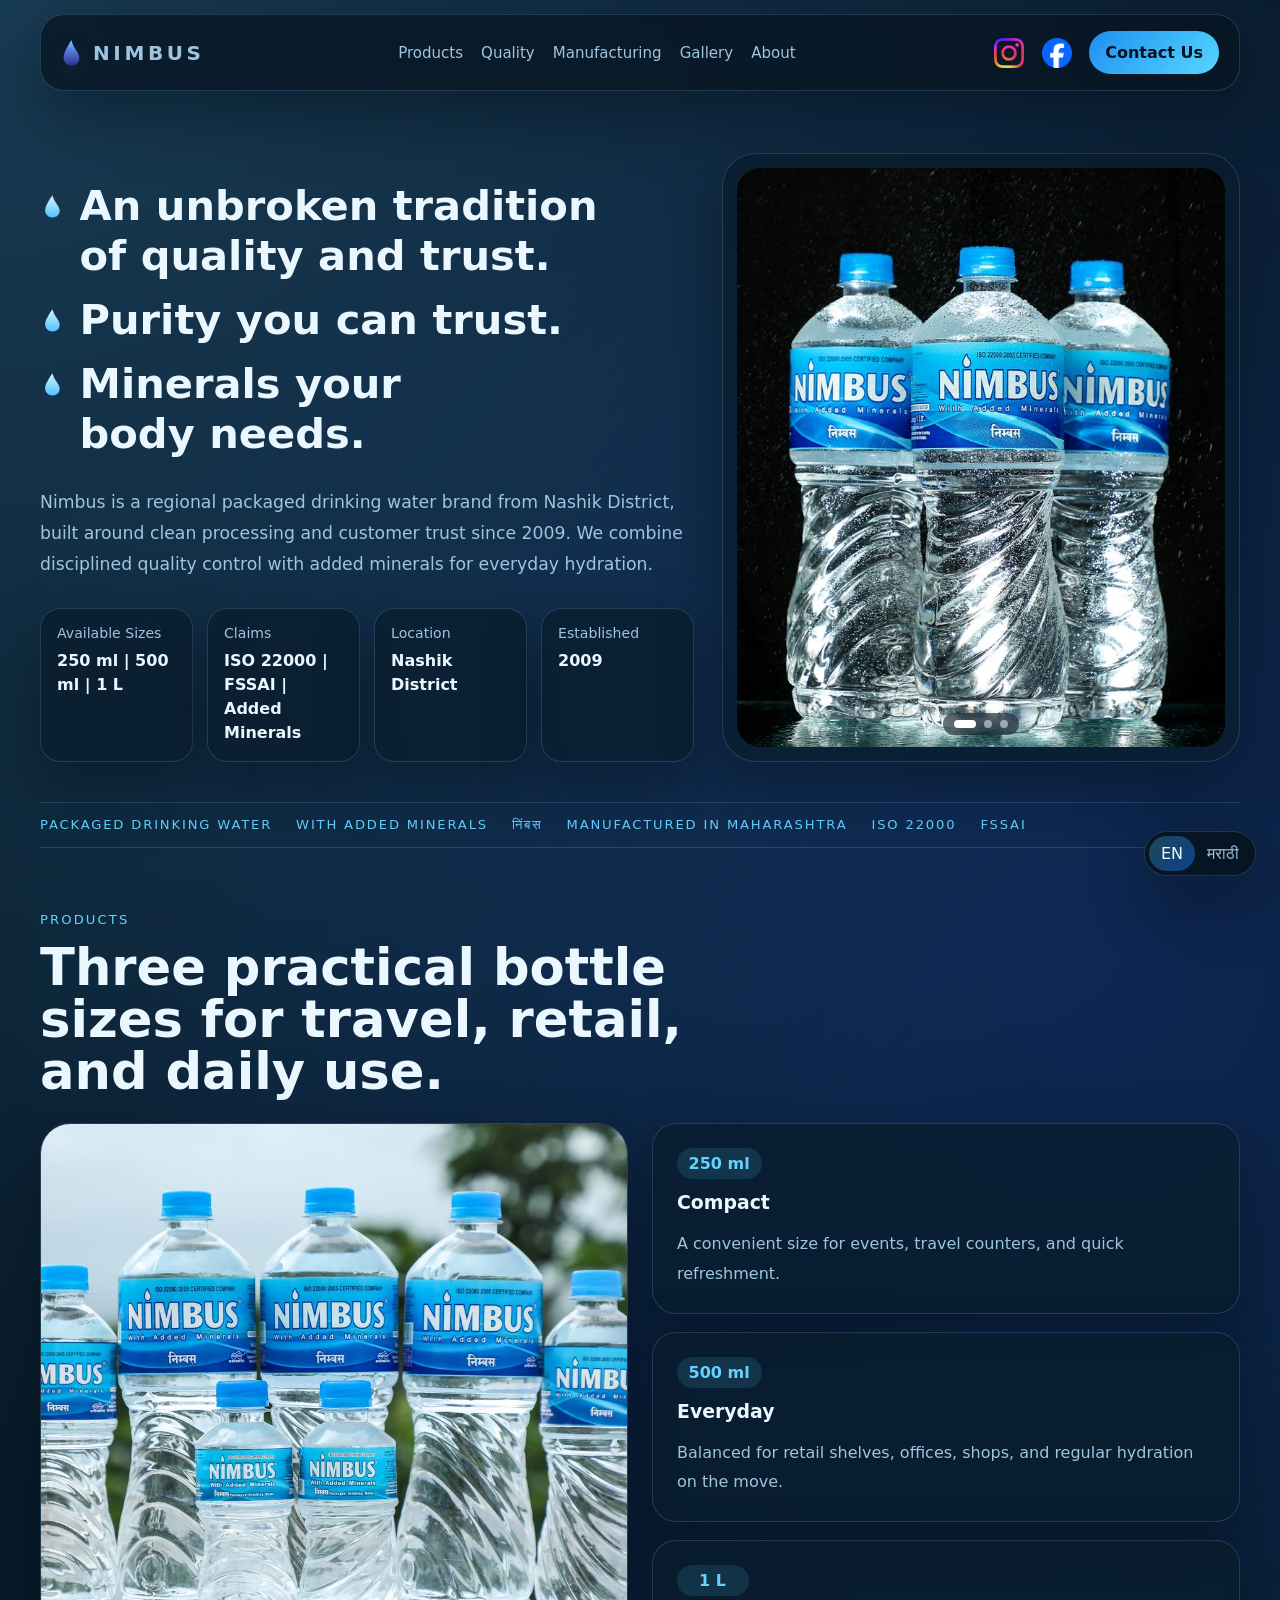
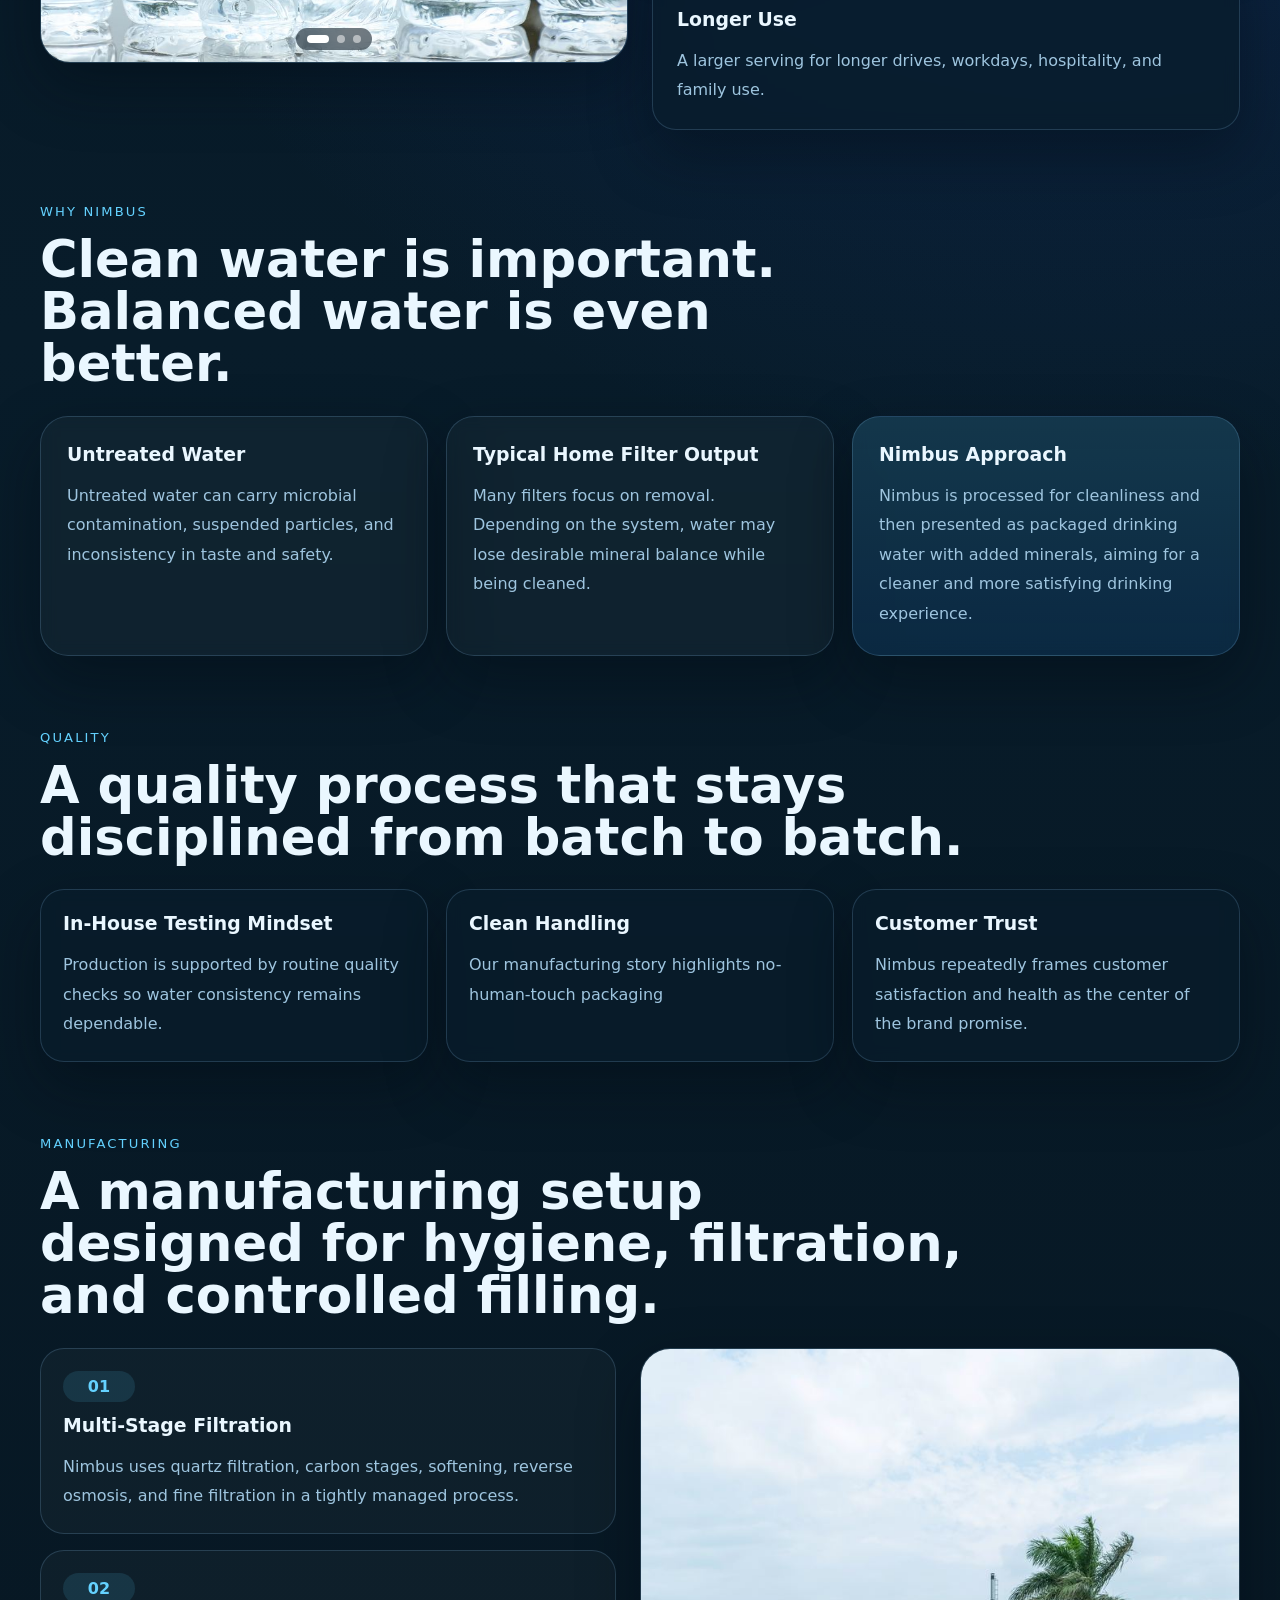
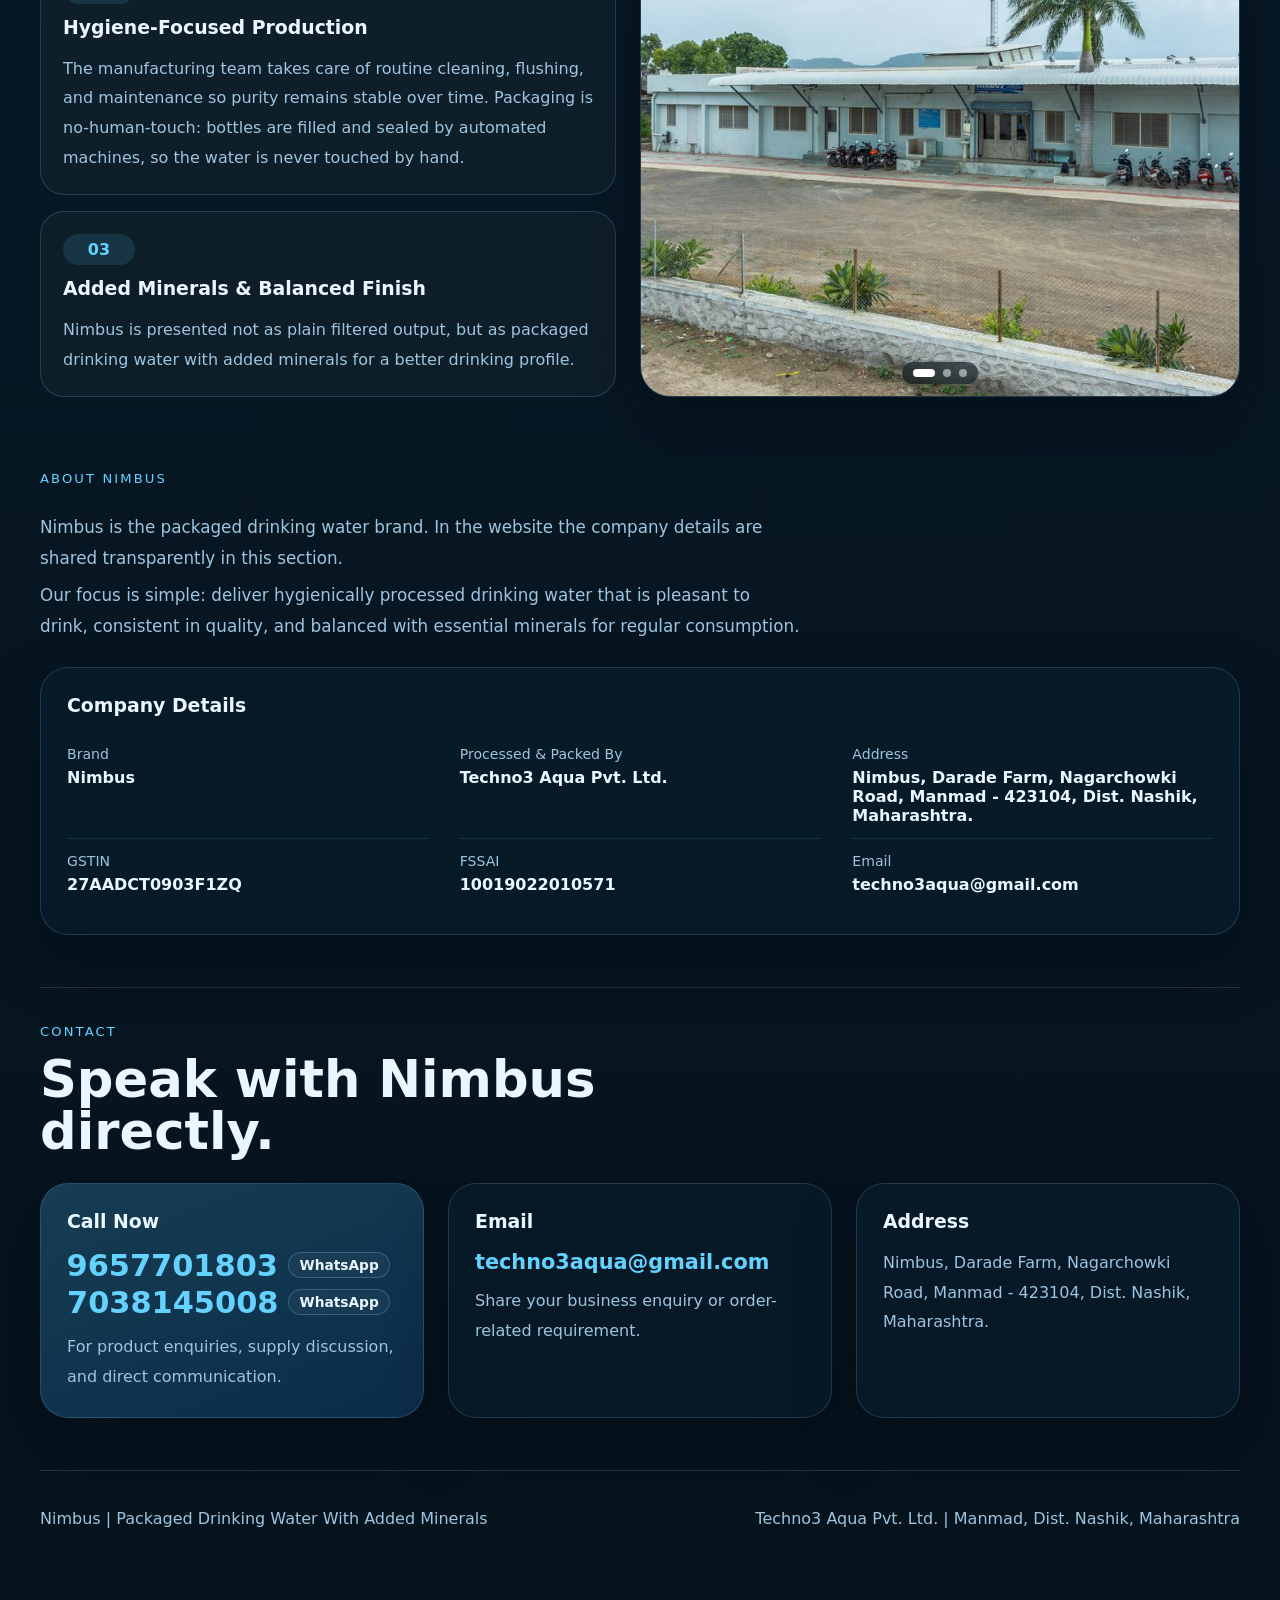
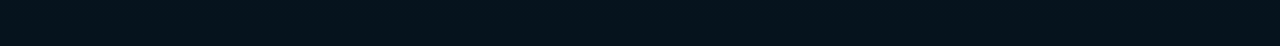
<file: index.html>
<!DOCTYPE html>
<html lang="en" data-lang="en">
<head>
  <meta charset="UTF-8">
  <meta name="viewport" content="width=device-width, initial-scale=1.0">
  <title>Nimbus | Packaged Drinking Water With Added Minerals</title>
  <meta
    name="description"
    content="Nimbus packaged drinking water from Nashik district, Maharashtra. Frontend business website featuring products, quality standards, manufacturing details, gallery, and contact information."
  >
  <link rel="icon" href="favicon.ico" sizes="48x48">
  <link rel="icon" href="favicon.svg" type="image/svg+xml">
  <link rel="apple-touch-icon" href="apple-touch-icon.png">
  <link rel="stylesheet" href="styles.css">
</head>
<body>
  <div class="page-shell">
    <header class="site-header">
      <a class="brand" href="#home" aria-label="Nimbus home">
        <span class="brand-mark" aria-hidden="true">
          <img src="assets/images/nimbus-logo.svg" alt="">
        </span>
        <span class="brand-stack">
          <strong>NIMBUS</strong>
        </span>
      </a>

      <!-- Phones and tablets: Contact Us sits in the top bar beside the menu button (desktop uses the one in the menu row) -->
      <a class="contact-chip contact-chip-bar" href="#contact" data-en="Contact Us" data-mr="संपर्क साधा">Contact Us</a>

      <button class="nav-toggle" type="button" aria-label="Open menu" aria-expanded="false" aria-controls="site-menu">
        <span></span>
        <span></span>
        <span></span>
      </button>

      <div class="site-menu" id="site-menu">
      <nav class="site-nav" aria-label="Primary navigation">
        <a href="#products" data-en="Products" data-mr="उत्पादने">Products</a>
        <a href="#quality" data-en="Quality" data-mr="गुणवत्ता">Quality</a>
        <a href="#manufacturing" data-en="Manufacturing" data-mr="उत्पादन">Manufacturing</a>
        <a href="gallery.html" data-en="Gallery" data-mr="छायाचित्रे">Gallery</a>
        <a href="#about" data-en="About" data-mr="परिचय">About</a>
      </nav>

      <div class="header-actions">
        <div class="lang-switch" role="group" aria-label="Language switch">
          <button class="lang-btn is-active" type="button" data-switch-lang="en">EN</button>
          <button class="lang-btn" type="button" data-switch-lang="mr">मराठी</button>
        </div>
        <div class="header-social">
          <a class="social-badge" href="https://www.instagram.com/nimbus_water/" target="_blank" rel="noopener noreferrer" aria-label="Nimbus on Instagram" title="Instagram"><img src="assets/images/icon-instagram.png" alt="" onerror="this.replaceWith('IG')"></a>
          <a class="social-badge" href="https://www.facebook.com/1439003835963202" target="_blank" rel="noopener noreferrer" aria-label="Nimbus on Facebook" title="Facebook"><img src="assets/images/icon-facebook.png" alt="" onerror="this.replaceWith('FB')"></a>
        </div>
        <a class="contact-chip" href="#contact" data-en="Contact Us" data-mr="संपर्क साधा">Contact Us</a>
      </div>
      </div>
    </header>

    <main>
      <section class="hero" id="home">
        <div class="hero-copy">
          <div class="hero-text">
            <h1 class="hero-claims">
              <span data-en="An unbroken tradition of quality and trust." data-mr="गुणवत्ता आणि विश्वासाची अखंड परंपरा.">An unbroken tradition of quality and trust.</span>
              <span data-en="Purity you can trust." data-mr="विश्वासार्ह शुद्धता.">Purity you can trust.</span>
              <span data-en="Minerals your body needs." data-mr="शरीराला आवश्यक खनिजांसह.">Minerals your body needs.</span>
            </h1>
            <p class="hero-lead" data-en="Nimbus is a regional packaged drinking water brand from Nashik District, built around clean processing and customer trust since 2009. We combine disciplined quality control with added minerals for everyday hydration." data-mr="निंबस हा नाशिक जिल्ह्यातील प्रादेशिक पॅकेज्ड ड्रिंकिंग वॉटर ब्रँड आहे, जो सन 2009 पासून शुद्ध प्रक्रिया आणि ग्राहकांच्या विश्वासावर उभा आहे. काटेकोर गुणवत्ता नियंत्रण आणि अतिरिक्त आवश्यक खनिजे यांचा समतोल आम्ही प्रत्येक बाटलीत ठेवतो.">Nimbus is a regional packaged drinking water brand from Nashik District, built around clean processing and customer trust since 2009. We combine disciplined quality control with added minerals for everyday hydration.</p>
          </div>

          <div class="hero-points">
            <article>
              <span data-en="Available Sizes" data-mr="उपलब्ध आकार">Available Sizes</span>
              <strong>250 ml | 500 ml | 1 L</strong>
            </article>
            <article>
              <span data-en="Claims" data-mr="प्रमाणपत्रे व वैशिष्ट्ये">Claims</span>
              <strong>ISO 22000 | FSSAI | Added Minerals</strong>
            </article>
            <article>
              <span data-en="Location" data-mr="स्थान">Location</span>
              <strong data-en="Nashik District" data-mr="नाशिक जिल्हा">Nashik District</strong>
            </article>
            <article>
              <span data-en="Established" data-mr="स्थापना">Established</span>
              <strong data-en="2009" data-mr="सन 2009">2009</strong>
            </article>
          </div>
        </div>

        <div class="hero-visual">
          <div class="hero-card hero-card-top">
            <!-- Slideshow of the studio bottle photos. script.js adds the dots and arrows and changes the photo every few seconds.
                 All files are resized copies (the camera originals are too heavy for mobile data).
                 Photos after the first use data-src so they are only downloaded just before they are shown. -->
            <div class="slideshow" data-slideshow role="group" aria-roledescription="carousel" aria-label="Nimbus bottle photos">
              <img
                class="slide is-active"
                src="assets/images/hero-bottles-1400.jpg"
                srcset="assets/images/hero-bottles-800.jpg 800w, assets/images/hero-bottles-1400.jpg 1400w"
                sizes="(max-width: 1120px) 100vw, 540px"
                width="1400" height="1400"
                fetchpriority="high"
                alt="Nimbus water bottles in 250 ml, 500 ml and 1 litre sizes">
              <img class="slide slide-tall" data-src="assets/images/wet-bottles-1200.jpg" width="1200" height="1500" alt="Nimbus bottle photographed with water droplets">
              <img class="slide slide-tall" data-src="assets/images/studio-bottle-1200.jpg" width="1200" height="1500" alt="Nimbus 1 litre bottle">
            </div>
          </div>
        </div>
      </section>

      <section class="marquee-strip" aria-label="Nimbus highlights">
        <div class="strip-track">
          <span>Packaged Drinking Water</span>
          <span>With Added Minerals</span>
          <span>निंबस</span>
          <span>Manufactured In Maharashtra</span>
          <span>ISO 22000</span>
          <span>FSSAI</span>
        </div>
      </section>

      <section class="section products" id="products">
        <div class="section-head">
          <p class="eyebrow" data-en="Products" data-mr="उपलब्ध बाटल्या">Products</p>
          <h2 data-en="Three practical bottle sizes for travel, retail, and daily use." data-mr="प्रवास, किरकोळ विक्री आणि दैनंदिन वापरासाठी तीन उपयुक्त आकार.">Three practical bottle sizes for travel, retail, and daily use.</h2>
        </div>

        <div class="product-layout">
          <div class="product-highlight">
            <!-- Slideshow of the outdoor product photos (resized copies) -->
            <div class="slideshow" data-slideshow role="group" aria-roledescription="carousel" aria-label="Nimbus product photos">
              <img class="slide is-active" src="assets/images/product-lineup-1200.jpg" width="1200" height="857" loading="lazy" alt="Nimbus packaged drinking water product lineup">
              <img class="slide" data-src="assets/images/group-bottles-1200.jpg" width="1200" height="857" alt="A group shot of Nimbus packaged drinking water bottles">
              <img class="slide" data-src="assets/images/single-bottle-1200.jpg" width="1200" height="960" alt="Nimbus bottles in 250 ml, 500 ml and 1 litre sizes side by side">
            </div>
          </div>

          <div class="product-cards">
            <article class="product-card">
              <span>250 ml</span>
              <h3 data-en="Compact" data-mr="कंपॅक्ट">Compact</h3>
              <p data-en="A convenient size for events, travel counters, and quick refreshment." data-mr="इव्हेंट्स, प्रवासातील थांबे आणि झटपट वापरासाठी सोयीस्कर लहान बाटली.">A convenient size for events, travel counters, and quick refreshment.</p>
            </article>
            <article class="product-card">
              <span>500 ml</span>
              <h3 data-en="Everyday" data-mr="दैनंदिन वापर">Everyday</h3>
              <p data-en="Balanced for retail shelves, offices, shops, and regular hydration on the move." data-mr="दुकाने, कार्यालये, प्रवास आणि दैनंदिन पाणीपिण्यासाठी सर्वाधिक संतुलित आकार.">Balanced for retail shelves, offices, shops, and regular hydration on the move.</p>
            </article>
            <article class="product-card">
              <span>1 L</span>
              <h3 data-en="Longer Use" data-mr="जास्त काळासाठी">Longer Use</h3>
              <p data-en="A larger serving for longer drives, workdays, hospitality, and family use." data-mr="लांब प्रवास, कामाचे तास, अतिथी सेवा आणि कुटुंबीय वापरासाठी मोठा पर्याय.">A larger serving for longer drives, workdays, hospitality, and family use.</p>
            </article>
          </div>
        </div>
      </section>

      <section class="section advantage" id="why-nimbus">
        <div class="section-head">
          <p class="eyebrow" data-en="Why Nimbus" data-mr="निंबस का?">Why Nimbus</p>
          <h2 data-en="Clean water is important. Balanced water is even better." data-mr="फक्त स्वच्छ पाणी पुरेसे नाही, संतुलित पाणी अधिक महत्त्वाचे आहे.">Clean water is important. Balanced water is even better.</h2>
        </div>

        <div class="comparison-grid">
          <article class="comparison-card muted">
            <h3 data-en="Untreated Water" data-mr="अशुद्ध/न तपासलेले पाणी">Untreated Water</h3>
            <p data-en="Untreated water can carry microbial contamination, suspended particles, and inconsistency in taste and safety." data-mr="न तपासलेल्या पाण्यात सूक्ष्मजंतू, गाळ किंवा चवीतील अस्थिरता असू शकते. सुरक्षिततेसाठी प्रक्रिया महत्त्वाची असते.">Untreated water can carry microbial contamination, suspended particles, and inconsistency in taste and safety.</p>
          </article>
          <article class="comparison-card muted">
            <h3 data-en="Typical Home Filter Output" data-mr="घरगुती फिल्टरमधील पाणी">Typical Home Filter Output</h3>
            <p data-en="Many filters focus on removal. Depending on the system, water may lose desirable mineral balance while being cleaned." data-mr="अनेक फिल्टर प्रणाली दूषित घटक काढून टाकतात; पण काही वेळा उपयुक्त खनिजांचे संतुलनही कमी होऊ शकते.">Many filters focus on removal. Depending on the system, water may lose desirable mineral balance while being cleaned.</p>
          </article>
          <article class="comparison-card featured">
            <h3 data-en="Nimbus Approach" data-mr="निंबसची पद्धत">Nimbus Approach</h3>
            <p data-en="Nimbus is processed for cleanliness and then presented as packaged drinking water with added minerals, aiming for a cleaner and more satisfying drinking experience." data-mr="निंबसमध्ये स्वच्छ प्रक्रियेनंतर अतिरिक्त आवश्यक खनिजांचा विचार केला जातो, त्यामुळे पिण्याचा अनुभव अधिक स्वच्छ, संतुलित आणि समाधानकारक राहतो.">Nimbus is processed for cleanliness and then presented as packaged drinking water with added minerals, aiming for a cleaner and more satisfying drinking experience.</p>
          </article>
        </div>

        <!-- Phones and tablets: the three cards above scroll sideways; the dots and the "Swipe" arrow show there is more -->
        <div class="swipe-hint" aria-hidden="true">
          <span class="swipe-dots"><i class="is-active"></i><i></i><i></i></span>
          <span class="swipe-label"><span data-en="Swipe" data-mr="सरकवा">Swipe</span><span class="swipe-arrow">&rarr;</span></span>
        </div>
      </section>

      <section class="section quality" id="quality">
        <div class="section-head section-head-wide">
          <p class="eyebrow" data-en="Quality" data-mr="गुणवत्ता नियंत्रण">Quality</p>
          <!-- Two fixed lines on desktop and tablets (one span per line); phones wrap freely -->
          <h2 class="split-lines">
            <span data-en="A quality process that stays" data-mr="प्रत्येक बॅचमध्ये सातत्य राखणारी">A quality process that stays</span>
            <span data-en="disciplined from batch to batch." data-mr="काटेकोर गुणवत्ता प्रक्रिया.">disciplined from batch to batch.</span>
          </h2>
        </div>

        <div class="quality-grid">
          <div class="quality-points">
            <article>
              <h3 data-en="In-House Testing Mindset" data-mr="तपासणीची सवय">In-House Testing Mindset</h3>
              <p data-en="Production is supported by routine quality checks so water consistency remains dependable." data-mr="रोजच्या तपासण्यांमुळे पाण्याची गुणवत्ता आणि सातत्यावर नियंत्रण ठेवले जाते.">Production is supported by routine quality checks so water consistency remains dependable.</p>
            </article>
            <article>
              <h3 data-en="Clean Handling" data-mr="स्वच्छ हाताळणी">Clean Handling</h3>
              <p data-en="Our manufacturing story highlights no-human-touch packaging" data-mr="आमची उत्पादन प्रक्रिया मानवी स्पर्शविरहित पॅकेजिंगवर भर देते">Our manufacturing story highlights no-human-touch packaging</p>
            </article>
            <article>
              <h3 data-en="Customer Trust" data-mr="ग्राहकांचा विश्वास">Customer Trust</h3>
              <p data-en="Nimbus repeatedly frames customer satisfaction and health as the center of the brand promise." data-mr="ग्राहकांचे समाधान आणि आरोग्य हीच ब्रँडची मध्यवर्ती जबाबदारी मानली जाते.">Nimbus repeatedly frames customer satisfaction and health as the center of the brand promise.</p>
            </article>
          </div>
        </div>

        <!-- Phones and tablets: the three cards above scroll sideways; the dots and the "Swipe" arrow show there is more -->
        <div class="swipe-hint" aria-hidden="true">
          <span class="swipe-dots"><i class="is-active"></i><i></i><i></i></span>
          <span class="swipe-label"><span data-en="Swipe" data-mr="सरकवा">Swipe</span><span class="swipe-arrow">&rarr;</span></span>
        </div>
      </section>

      <section class="section manufacturing" id="manufacturing">
        <div class="section-head section-head-wide">
          <p class="eyebrow" data-en="Manufacturing" data-mr="उत्पादन प्रक्रिया">Manufacturing</p>
          <!-- Three fixed lines on desktop and tablets (one span per line); phones wrap freely -->
          <h2 class="split-lines">
            <span data-en="A manufacturing setup" data-mr="स्वच्छता, फिल्ट्रेशन आणि">A manufacturing setup</span>
            <span data-en="designed for hygiene, filtration," data-mr="नियंत्रित भराव यासाठी">designed for hygiene, filtration,</span>
            <span data-en="and controlled filling." data-mr="तयार केलेली उत्पादन व्यवस्था.">and controlled filling.</span>
          </h2>
        </div>

        <div class="manufacturing-grid">
          <div class="factory-visual">
            <!-- Slideshow: the plant photo, then two closer views cut from the same photo (resized copies) -->
            <div class="slideshow" data-slideshow role="group" aria-roledescription="carousel" aria-label="Nimbus plant photos">
              <img class="slide is-active" src="assets/images/factory-1200.jpg" width="1200" height="800" loading="lazy" alt="Nimbus manufacturing facility in Maharashtra">
              <img class="slide" data-src="assets/images/factory-entrance-1200.jpg" width="1200" height="900" alt="Entrance of the Nimbus plant">
              <img class="slide slide-left" data-src="assets/images/factory-truck-1200.jpg" width="1200" height="900" alt="Nimbus delivery truck at the plant">
            </div>
          </div>
          <div class="process-steps">
            <article><span>01</span><h3 data-en="Multi-Stage Filtration" data-mr="बहु-स्तरीय फिल्ट्रेशन">Multi-Stage Filtration</h3><p data-en="Nimbus uses quartz filtration, carbon stages, softening, reverse osmosis, and fine filtration in a tightly managed process." data-mr="निंबसमध्ये क्वार्ट्झ फिल्ट्रेशन, कार्बन स्टेज, सॉफ्टनिंग, रिव्हर्स ऑस्मोसिस आणि सूक्ष्म फिल्ट्रेशन यांचा काटेकोरपणे नियंत्रित प्रक्रियेत वापर केला जातो.">Nimbus uses quartz filtration, carbon stages, softening, reverse osmosis, and fine filtration in a tightly managed process.</p></article>
            <article><span>02</span><h3 data-en="Hygiene-Focused Production" data-mr="स्वच्छतेवर लक्ष केंद्रित">Hygiene-Focused Production</h3><p data-en="The manufacturing team takes care of routine cleaning, flushing, and maintenance so purity remains stable over time. Packaging is no-human-touch: bottles are filled and sealed by automated machines, so the water is never touched by hand." data-mr="उत्पादन टीम नियमित स्वच्छता, फ्लशिंग आणि देखभाल यांची काळजी घेते, त्यामुळे पाण्याची शुद्धता कायम स्थिर राहते. पॅकेजिंग मानवी स्पर्शविरहित आहे: बाटल्या स्वयंचलित यंत्रांद्वारे भरल्या आणि सीलबंद केल्या जातात, त्यामुळे पाण्याला हाताचा स्पर्श होत नाही.">The manufacturing team takes care of routine cleaning, flushing, and maintenance so purity remains stable over time. Packaging is no-human-touch: bottles are filled and sealed by automated machines, so the water is never touched by hand.</p></article>
            <article><span>03</span><h3 data-en="Added Minerals & Balanced Finish" data-mr="खनिज संतुलन">Added Minerals & Balanced Finish</h3><p data-en="Nimbus is presented not as plain filtered output, but as packaged drinking water with added minerals for a better drinking profile." data-mr="निंबस फक्त फिल्टर झालेले पाणी म्हणून नव्हे, तर अतिरिक्त खनिजांसह संतुलित पॅकेज्ड ड्रिंकिंग वॉटर म्हणून सादर केले जाते.">Nimbus is presented not as plain filtered output, but as packaged drinking water with added minerals for a better drinking profile.</p></article>
          </div>

          <!-- Phones and tablets: the three steps above scroll sideways; the dots and the "Swipe" arrow show there is more -->
          <div class="swipe-hint" aria-hidden="true">
            <span class="swipe-dots"><i class="is-active"></i><i></i><i></i></span>
            <span class="swipe-label"><span data-en="Swipe" data-mr="सरकवा">Swipe</span><span class="swipe-arrow">&rarr;</span></span>
          </div>
        </div>
      </section>

      <section class="section about" id="about">
        <div class="section-head">
          <p class="eyebrow" data-en="About Nimbus" data-mr="निंबस परिचय">About Nimbus</p>
        </div>

        <div class="about-grid">
          <article class="about-copy">
            <p data-en="Nimbus is the packaged drinking water brand. In the website the company details are shared transparently in this section." data-mr="निंबस हा पॅकेज्ड ड्रिंकिंग वॉटर ब्रँड आहे. या वेबसाइटवर कंपनीची माहिती या विभागात पारदर्शकपणे दिली आहे.">Nimbus is the packaged drinking water brand. In the website the company details are shared transparently in this section.</p>
            <p data-en="Our focus is simple: deliver hygienically processed drinking water that is pleasant to drink, consistent in quality, and balanced with essential minerals for regular consumption." data-mr="आमचा उद्देश सरळ आहे: स्वच्छ प्रक्रियेतून तयार केलेले, पिण्यास सुखकर, सातत्यपूर्ण गुणवत्तेचे आणि आवश्यक खनिजांनी संतुलित पिण्याचे पाणी ग्राहकांपर्यंत पोहोचवणे.">Our focus is simple: deliver hygienically processed drinking water that is pleasant to drink, consistent in quality, and balanced with essential minerals for regular consumption.</p>
          </article>

          <aside class="info-panel">
            <h3 data-en="Company Details" data-mr="उत्पादन संस्था माहिती">Company Details</h3>
            <ul class="info-list">
              <li><span data-en="Brand" data-mr="ब्रँड">Brand</span><strong>Nimbus</strong></li>
              <li><span data-en="Processed & Packed By" data-mr="प्रोसेस्ड आणि पॅक्ड बाय">Processed & Packed By</span><strong>Techno3 Aqua Pvt. Ltd.</strong></li>
              <li><span data-en="Address" data-mr="पत्ता">Address</span><strong>Nimbus, Darade Farm, Nagarchowki Road, Manmad - 423104, Dist. Nashik, Maharashtra.</strong></li>
              <li><span>GSTIN</span><strong>27AADCT0903F1ZQ</strong></li>
              <li><span>FSSAI</span><strong>10019022010571</strong></li>
              <li><span data-en="Email" data-mr="ईमेल">Email</span><strong><a href="mailto:techno3aqua@gmail.com">techno3aqua@gmail.com</a></strong></li>
            </ul>
          </aside>
        </div>
      </section>

      <section class="section contact" id="contact">
        <div class="section-head">
          <p class="eyebrow" data-en="Contact" data-mr="संपर्क">Contact</p>
          <h2 data-en="Speak with Nimbus directly." data-mr="निंबसशी थेट संपर्क साधा.">Speak with Nimbus directly.</h2>
        </div>

        <div class="contact-grid">
          <article class="contact-card primary">
            <h3 data-en="Call Now" data-mr="आत्ताच कॉल करा">Call Now</h3>
            <div class="contact-numbers">
              <div class="contact-line">
                <a class="contact-number" href="tel:+919657701803">9657701803</a>
                <a class="whatsapp-link" href="https://wa.me/919657701803" target="_blank" rel="noreferrer" data-en="WhatsApp" data-mr="व्हॉट्सअॅप">WhatsApp</a>
              </div>
              <div class="contact-line">
                <a class="contact-number" href="tel:+917038145008">7038145008</a>
                <a class="whatsapp-link" href="https://wa.me/917038145008" target="_blank" rel="noreferrer" data-en="WhatsApp" data-mr="व्हॉट्सअॅप">WhatsApp</a>
              </div>
            </div>
            <p data-en="For product enquiries, supply discussion, and direct communication." data-mr="उत्पादन चौकशी, पुरवठा चर्चा आणि थेट संपर्कासाठी.">For product enquiries, supply discussion, and direct communication.</p>
          </article>
          <article class="contact-card">
            <h3 data-en="Email" data-mr="ईमेल">Email</h3>
            <a class="contact-email" href="mailto:techno3aqua@gmail.com">techno3aqua@gmail.com</a>
            <p data-en="Share your business enquiry or order-related requirement." data-mr="व्यवसाय, ऑर्डर किंवा इतर चौकशी ईमेलद्वारे पाठवा.">Share your business enquiry or order-related requirement.</p>
          </article>
          <article class="contact-card">
            <h3 data-en="Address" data-mr="पत्ता">Address</h3>
            <p>Nimbus, Darade Farm, Nagarchowki Road, Manmad - 423104, Dist. Nashik, Maharashtra.</p>
          </article>
        </div>

        <!-- Phones and tablets only: Instagram and Facebook links (desktop shows them in the top bar) -->
        <div class="contact-social">
          <a class="social-badge" href="https://www.instagram.com/nimbus_water/" target="_blank" rel="noopener noreferrer" aria-label="Nimbus on Instagram" title="Instagram"><img src="assets/images/icon-instagram.png" alt="" onerror="this.replaceWith('IG')"></a>
          <a class="social-badge" href="https://www.facebook.com/1439003835963202" target="_blank" rel="noopener noreferrer" aria-label="Nimbus on Facebook" title="Facebook"><img src="assets/images/icon-facebook.png" alt="" onerror="this.replaceWith('FB')"></a>
        </div>
      </section>
    </main>

    <footer class="site-footer">
      <p data-en="Nimbus | Packaged Drinking Water With Added Minerals" data-mr="निंबस | अतिरिक्त खनिजांसह पॅकेज्ड ड्रिंकिंग वॉटर">Nimbus | Packaged Drinking Water With Added Minerals</p>
      <p>Techno3 Aqua Pvt. Ltd. | Manmad, Dist. Nashik, Maharashtra</p>
    </footer>
  </div>

  <!-- Desktop only: language switch floating in the bottom-right corner (phones and tablets keep it in the menu) -->
  <div class="lang-switch lang-float" role="group" aria-label="Language switch">
    <button class="lang-btn is-active" type="button" data-switch-lang="en">EN</button>
    <button class="lang-btn" type="button" data-switch-lang="mr">मराठी</button>
  </div>
  <script src="script.js"></script>
</body>
</html>
</file>
<file: styles.css>
:root {
  --bg: #071624;
  --panel: rgba(9, 28, 44, 0.72);
  --panel-strong: rgba(10, 33, 52, 0.92);
  --line: rgba(149, 212, 255, 0.18);
  --text: #eaf7ff;
  --muted: #9ec5df;
  --bright: #64d2ff;
  --gold: #ffe08a;
  --shadow: 0 24px 60px rgba(2, 10, 18, 0.4);
}

* { box-sizing: border-box; }
html { scroll-behavior: smooth; }

body {
  margin: 0;
  font-family: "Segoe UI", "Trebuchet MS", system-ui, sans-serif;
  background:
    radial-gradient(circle at top left, rgba(83, 190, 255, 0.22), transparent 30%),
    radial-gradient(circle at 85% 20%, rgba(29, 73, 185, 0.3), transparent 28%),
    linear-gradient(180deg, #071624 0%, #081c2a 40%, #06131d 100%);
  color: var(--text);
}

img { display: block; width: 100%; }
a { color: inherit; text-decoration: none; }

.page-shell {
  width: min(1200px, calc(100% - 32px));
  margin: 0 auto;
  padding-bottom: 48px;
}

.site-header {
  position: sticky;
  top: 12px;
  z-index: 20;
  display: grid;
  grid-template-columns: auto 1fr auto;
  align-items: center;
  gap: 20px;
  margin-top: 14px;
  padding: 16px 20px;
  border: 1px solid var(--line);
  border-radius: 24px;
  backdrop-filter: blur(18px);
  background: rgba(7, 20, 32, 0.75);
  box-shadow: var(--shadow);
}

.brand {
  display: inline-flex;
  align-items: center;
  gap: 12px;
}

.brand-mark {
  display: inline-flex;
  align-items: center;
  justify-content: center;
  width: 20px;
  height: 28px;
  flex: 0 0 auto;
}

.brand-mark img {
  width: 100%;
  height: 100%;
  object-fit: contain;
  display: block;
  filter: drop-shadow(0 4px 8px rgba(49, 58, 148, 0.18));
}

.brand-stack { display: flex; flex-direction: column; gap: 2px; }
.brand strong { font-size: 1.25rem; letter-spacing: 0.18em; }
.brand span:last-child { color: var(--muted); font-size: 0.82rem; }

/* On wide screens the wrapper is invisible to layout: nav and actions sit directly in the header grid */
.site-menu { display: contents; }

.nav-toggle {
  display: none;
  flex-direction: column;
  align-items: center;
  justify-content: center;
  gap: 5px;
  width: 44px;
  height: 44px;
  padding: 0;
  border: 1px solid var(--line);
  border-radius: 14px;
  background: rgba(255, 255, 255, 0.04);
  cursor: pointer;
}

.nav-toggle span {
  display: block;
  width: 20px;
  height: 2px;
  border-radius: 2px;
  background: var(--text);
  transition: transform 180ms ease, opacity 180ms ease;
}

.site-header.is-open .nav-toggle span:nth-child(1) { transform: translateY(7px) rotate(45deg); }
.site-header.is-open .nav-toggle span:nth-child(2) { opacity: 0; }
.site-header.is-open .nav-toggle span:nth-child(3) { transform: translateY(-7px) rotate(-45deg); }

main section[id] { scroll-margin-top: 84px; }

.site-nav {
  display: flex;
  justify-content: center;
  flex-wrap: wrap;
  gap: 18px;
}

.site-nav a { color: var(--muted); font-size: 0.94rem; }
.site-nav a:hover,
.site-nav a:focus-visible,
.site-nav a[aria-current="page"] { color: var(--text); }

.header-actions {
  display: flex;
  align-items: center;
  gap: 12px;
}

.header-social {
  display: flex;
  gap: 8px;
}

.social-badge {
  display: inline-flex;
  align-items: center;
  justify-content: center;
  width: 40px;
  height: 40px;
  border: 1px solid var(--line);
  border-radius: 50%;
  background: rgba(255, 255, 255, 0.04);
  color: var(--text);
  font-size: 0.78rem;
  font-weight: 700;
  letter-spacing: 0.04em;
  transition: transform 180ms ease, border-color 180ms ease;
}

/* When the official icon file is present it replaces the lettered circle; if the file is missing the letters show instead */
.social-badge img {
  width: 30px;
  height: 30px;
  object-fit: contain;
}

.social-badge:has(img) {
  border-color: transparent;
  background: none;
}

.social-badge:hover,
.social-badge:focus-visible {
  transform: translateY(-2px);
  border-color: var(--bright);
}

.lang-switch {
  display: inline-flex;
  padding: 4px;
  border: 1px solid var(--line);
  border-radius: 999px;
  background: rgba(255, 255, 255, 0.04);
}

.lang-btn {
  border: 0;
  background: transparent;
  color: var(--muted);
  font: inherit;
  padding: 8px 12px;
  border-radius: 999px;
  cursor: pointer;
}

.lang-btn.is-active {
  background: linear-gradient(135deg, rgba(120, 226, 255, 0.24), rgba(18, 113, 244, 0.5));
  color: var(--text);
}

.contact-chip,
.primary-btn,
.secondary-btn { transition: transform 180ms ease; }

.contact-chip {
  padding: 12px 16px;
  text-align: center;
  white-space: nowrap;
  border-radius: 999px;
  background: linear-gradient(135deg, #1f8ef1, #56d8ff);
  color: #04111d;
  font-weight: 700;
}

/* Second Contact Us link that sits in the top bar on phones and tablets (switched on further down) */
.contact-chip-bar { display: none; }

.contact-chip:hover,
.primary-btn:hover,
.secondary-btn:hover { transform: translateY(-2px); }

.hero,
.section { margin-top: 28px; }

.hero {
  display: grid;
  grid-template-columns: 1.2fr 0.95fr;
  gap: 28px;
  align-items: stretch;
  padding: 34px 0 22px;
}

/* Left column: headline block pinned to the top edge of the photo, info cards to its bottom edge */
.hero-copy {
  display: flex;
  flex-direction: column;
  justify-content: space-between;
  gap: 28px;
}

.eyebrow {
  margin: 0 0 14px;
  color: var(--bright);
  text-transform: uppercase;
  letter-spacing: 0.16em;
  font-size: 0.82rem;
}

.hero h1,
.section-head h2 {
  margin: 0;
  line-height: 1.02;
}

/* Headline as a three-point list: one statement per line, each with a water-drop marker */
.hero h1 {
  display: grid;
  gap: 14px;
  font-size: clamp(1.7rem, 3.3vw, 2.6rem);
  line-height: 1.2;
}

.hero-claims span {
  position: relative;
  display: block;
  padding-left: 0.95em;
  text-wrap: balance;
}

/* Bullet: a small light-blue water drop, centred on the first line of each point (drawn inline, no extra file needed) */
.hero-claims span::before {
  content: "";
  position: absolute;
  left: 0.08em;
  top: 0.32em;
  width: 0.42em;
  height: 0.58em;
  background: url("data:image/svg+xml,%3Csvg xmlns='http://www.w3.org/2000/svg' viewBox='0 0 64 84'%3E%3Cdefs%3E%3ClinearGradient id='g' x1='0' y1='0' x2='0' y2='1'%3E%3Cstop offset='0' stop-color='%23d6f1ff'/%3E%3Cstop offset='1' stop-color='%234fc3ff'/%3E%3C/linearGradient%3E%3C/defs%3E%3Cpath d='M33.8 4.2C35.2 12.8 39.3 21.1 44.3 28.7C49.9 37.2 56 45.1 57.9 54.6C60.3 66.8 54 78.8 39.6 82.4C27.8 85.3 14.8 79 10.3 67.7C6.8 58.8 8.4 49.6 11.8 41.3C15.7 32 20.9 23.3 26.2 14.8C28.9 10.4 31.4 7.7 33.8 4.2Z' fill='url(%23g)'/%3E%3C/svg%3E") center / contain no-repeat;
}

.hero-lead {
  max-width: 62ch;
  margin: 18px 0 0;
  color: var(--muted);
  font-size: 1.08rem;
  line-height: 1.8;
}

.hero-actions {
  display: flex;
  flex-wrap: wrap;
  gap: 14px;
  margin-top: 28px;
}

.primary-btn,
.secondary-btn {
  display: inline-flex;
  align-items: center;
  justify-content: center;
  min-height: 52px;
  padding: 0 22px;
  border-radius: 999px;
  font-weight: 700;
}

.primary-btn {
  background: linear-gradient(135deg, #8af0ff, #1d8cff);
  color: #05111d;
  box-shadow: 0 18px 40px rgba(17, 130, 255, 0.28);
}

.secondary-btn {
  border: 1px solid rgba(123, 208, 255, 0.28);
  background: rgba(255, 255, 255, 0.04);
}

.hero-points {
  display: grid;
  grid-template-columns: repeat(4, minmax(0, 1fr));
  gap: 14px;
}

.hero-points article,
.hero-card,
.info-panel,
.product-card,
.comparison-card,
.quality-points article,
.contact-card {
  border: 1px solid var(--line);
  background: var(--panel);
  backdrop-filter: blur(8px);
  box-shadow: var(--shadow);
}

.hero-points article {
  padding: 16px;
  border-radius: 20px;
}

.hero-points span {
  display: block;
  color: var(--muted);
  font-size: 0.88rem;
  margin-bottom: 8px;
}

.hero-points strong { font-size: 1rem; line-height: 1.5; }
.hero-visual { display: flex; }

.hero-card {
  overflow: hidden;
  border-radius: 34px;
}

/* Photo card: never shorter than the photo's own 4 : 4.5 shape, and it grows to match the left column */
.hero-card-top {
  position: relative;
  flex: 1;
  padding: 14px;
}

.hero-card-top::before {
  content: "";
  display: block;
  padding-top: 112.5%;
}

.hero-card-top .slideshow {
  position: absolute;
  inset: 14px;
  border-radius: 24px;
  background: #000;
}

/* Photo slideshows (hero, Products, Manufacturing): the photos are stacked and cross-fade.
   script.js adds the dots and arrows, changes the photo every few seconds, and handles swipes. */
.slideshow {
  position: relative;
  overflow: hidden;
  touch-action: pan-y;
}

.slideshow .slide {
  position: absolute;
  inset: 0;
  width: 100%;
  height: 100%;
  object-fit: cover;
  opacity: 0;
  transition: opacity 700ms ease;
}

.slideshow .slide.is-active { opacity: 1; }

/* Photo whose subject sits on the left (the delivery truck): keep the left side when the box crops it */
.slideshow .slide-left { object-position: left center; }

.slide-dots {
  position: absolute;
  left: 50%;
  bottom: 12px;
  z-index: 2;
  display: flex;
  align-items: center;
  gap: 8px;
  padding: 7px 11px;
  border-radius: 999px;
  background: rgba(4, 17, 29, 0.55);
  backdrop-filter: blur(6px);
  transform: translateX(-50%);
}

.slide-dots button {
  position: relative;
  width: 8px;
  height: 8px;
  padding: 0;
  border: 0;
  border-radius: 999px;
  background: rgba(255, 255, 255, 0.5);
  cursor: pointer;
  transition: width 200ms ease, background 200ms ease;
}

/* Invisible larger tap area around each small dot */
.slide-dots button::before {
  content: "";
  position: absolute;
  inset: -12px -4px;
}

.slide-dots button.is-active { width: 22px; background: #fff; }

/* Previous / next arrows: only on devices with a mouse, and only while pointing at the photo */
.slide-arrow {
  position: absolute;
  top: 50%;
  z-index: 2;
  display: none;
  align-items: center;
  justify-content: center;
  width: 40px;
  height: 40px;
  padding: 0 0 3px;
  border: 1px solid rgba(255, 255, 255, 0.25);
  border-radius: 50%;
  background: rgba(4, 17, 29, 0.55);
  backdrop-filter: blur(6px);
  color: #fff;
  font: inherit;
  font-size: 1.5rem;
  line-height: 1;
  cursor: pointer;
  opacity: 0;
  transform: translateY(-50%);
  transition: opacity 180ms ease;
}

.slide-arrow.prev { left: 12px; }
.slide-arrow.next { right: 12px; }

@media (hover: hover) {
  .slide-arrow { display: inline-flex; }
  .slideshow:hover .slide-arrow,
  .slide-arrow:focus-visible { opacity: 1; }
}

@media (prefers-reduced-motion: reduce) {
  .slideshow .slide { transition: none; }
}

.marquee-strip {
  overflow: hidden;
  border-top: 1px solid var(--line);
  border-bottom: 1px solid var(--line);
  margin-top: 18px;
}

.strip-track {
  display: flex;
  gap: 24px;
  width: max-content;
  padding: 14px 0;
  color: var(--bright);
  text-transform: uppercase;
  letter-spacing: 0.14em;
  font-size: 0.82rem;
  animation: drift 30s linear infinite;
}

@keyframes drift {
  from { transform: translateX(0); }
  to { transform: translateX(-35%); }
}

.section { padding: 36px 0 10px; }
.section-head { max-width: 760px; }
.section-head h2,
.section-head h1 { font-size: clamp(2rem, 4vw, 3.3rem); }
.section-head h1 { margin: 0; line-height: 1.02; }

/* Headings with fixed line breaks (Quality: two lines, Manufacturing: three): one span per line.
   The heading may use the full page width so a line never has to break again. Phones wrap freely (see below). */
.section-head-wide { max-width: none; }
.split-lines span { display: block; }

.about-grid,
.product-layout,
.quality-grid,
.manufacturing-grid,
.contact-grid {
  display: grid;
  gap: 24px;
  margin-top: 26px;
}

/* About: plain intro text on top (no box), then the Company Details panel across the full width */
.about-grid { grid-template-columns: 1fr; }

.about-copy { max-width: 760px; }
.about-copy p { font-size: 1.05rem; }

.about-copy p,
.product-card p,
.comparison-card p,
.quality-points p,
.process-steps p,
.contact-card p {
  margin: 0;
  color: var(--muted);
  line-height: 1.85;
}

.about-copy p + p { margin-top: 6px; }

.info-panel {
  padding: 26px;
  border-radius: 28px;
}

.info-panel h3,
.product-card h3,
.comparison-card h3,
.quality-points h3,
.contact-card h3,
.process-steps h3 {
  margin: 0 0 16px;
  font-size: 1.18rem;
}

/* Company details: three columns on desktop, two on tablets, one on phones.
   Every item has a line above it; the list hides the line above its first row. */
.info-list {
  display: grid;
  grid-template-columns: repeat(3, minmax(0, 1fr));
  column-gap: 32px;
  overflow: hidden;
  list-style: none;
  margin: 0;
  padding: 0;
}

.info-list li {
  display: grid;
  align-content: start;
  gap: 6px;
  margin-top: -1px;
  padding: 14px 0;
  border-top: 1px solid rgba(149, 212, 255, 0.12);
  overflow-wrap: anywhere;
}

.info-list span { color: var(--muted); font-size: 0.88rem; }

.product-layout {
  grid-template-columns: 1fr 1fr;
  align-items: start;
}

.product-highlight .slideshow,
.factory-visual .slideshow {
  height: 100%;
  min-height: 540px;
  border-radius: 30px;
  border: 1px solid var(--line);
  box-shadow: var(--shadow);
}

.product-cards { display: grid; gap: 18px; }

.product-card {
  padding: 24px;
  border-radius: 24px;
}

.product-card > span,
.process-steps span {
  display: inline-flex;
  align-items: center;
  justify-content: center;
  min-width: 72px;
  padding: 6px 12px;
  border-radius: 999px;
  background: rgba(92, 214, 255, 0.12);
  color: var(--bright);
  font-weight: 700;
  margin-bottom: 12px;
}

.comparison-grid {
  display: grid;
  grid-template-columns: repeat(3, minmax(0, 1fr));
  gap: 18px;
  margin-top: 26px;
}

.comparison-card {
  padding: 26px;
  border-radius: 28px;
}

.comparison-card.featured {
  background:
    linear-gradient(180deg, rgba(93, 219, 255, 0.12), rgba(29, 140, 255, 0.08)),
    var(--panel-strong);
}

.comparison-card.muted { background: rgba(255, 255, 255, 0.03); }

/* Dots + "Swipe" arrow under the Why Nimbus, Quality and Manufacturing cards: only used when the cards scroll sideways (phones and tablets) */
.swipe-hint { display: none; }

@keyframes nudge {
  0%, 100% { transform: translateX(0); }
  50% { transform: translateX(6px); }
}

/* Quality: three equal boxes in one row */
.quality-grid {
  grid-template-columns: repeat(3, minmax(0, 1fr));
  gap: 18px;
}

/* The wrapper around the three cards is dissolved so they sit directly in the grid */
.quality-points { display: contents; }

.quality-points article {
  padding: 22px;
  border-radius: 24px;
}

/* The factory photo stretches to the full height of the step cards beside it */
.manufacturing-grid {
  grid-template-columns: 1.02fr 0.98fr;
  align-items: stretch;
}

.process-steps { display: grid; gap: 16px; }

.process-steps article {
  padding: 22px;
  border: 1px solid var(--line);
  border-radius: 24px;
  background: rgba(255, 255, 255, 0.03);
}

.gallery-grid {
  display: grid;
  grid-template-columns: repeat(3, minmax(0, 1fr));
  gap: 16px;
  margin-top: 26px;
}

.gallery-card {
  overflow: hidden;
  min-height: 240px;
  border-radius: 24px;
  border: 1px solid var(--line);
  background: rgba(255, 255, 255, 0.03);
  box-shadow: var(--shadow);
}

.gallery-card.wide { grid-column: span 2; }

.back-link { margin: 26px 0 0; }
.back-link a { color: var(--bright); font-weight: 700; }

.gallery-card img {
  height: 100%;
  object-fit: cover;
  transition: transform 260ms ease;
}

.gallery-card:hover img { transform: scale(1.04); }
.contact-grid { grid-template-columns: repeat(3, minmax(0, 1fr)); }

/* Contact is the last section: a fine line (same as the one above the footer) sets it apart from the page */
.contact {
  margin-top: 42px;
  border-top: 1px solid var(--line);
}

.contact-card {
  padding: 26px;
  border-radius: 28px;
}

.contact-card.primary {
  background:
    linear-gradient(160deg, rgba(86, 216, 255, 0.16), rgba(29, 140, 255, 0.12)),
    var(--panel-strong);
}

/* Instagram / Facebook row under the contact cards: hidden on desktop, switched on for phones and tablets further down */
.contact-social { display: none; }

.contact-numbers {
  display: flex;
  flex-direction: column;
  align-items: flex-start;
  gap: 2px;
  margin: 2px 0 12px;
}

.contact-numbers .contact-number { margin: 0; }

/* A number with its WhatsApp link beside it; the link drops below if the card is narrow */
.contact-line {
  display: flex;
  flex-wrap: wrap;
  align-items: center;
  gap: 4px 10px;
}

.whatsapp-link {
  padding: 4px 10px;
  border: 1px solid rgba(123, 208, 255, 0.28);
  border-radius: 999px;
  background: rgba(255, 255, 255, 0.04);
  font-size: 0.86rem;
  font-weight: 600;
  white-space: nowrap;
}

.whatsapp-link:hover,
.whatsapp-link:focus-visible { border-color: var(--bright); }

.contact-number {
  display: inline-block;
  margin: 2px 0 12px;
  font-size: 1.9rem;
  font-weight: 800;
  color: var(--bright);
}

.contact-email {
  display: inline-block;
  margin: 2px 0 12px;
  font-size: 1.3rem;
  font-weight: 800;
  color: var(--bright);
  overflow-wrap: anywhere;
}

.site-footer {
  display: flex;
  justify-content: space-between;
  gap: 20px;
  flex-wrap: wrap;
  margin-top: 42px;
  padding: 22px 0 6px;
  border-top: 1px solid var(--line);
  color: var(--muted);
}

/* Language switch: floating bottom-right on desktop, inside the menu on phones and tablets */
.lang-float { display: none; }

@media (min-width: 1121px) {
  .header-actions .lang-switch { display: none; }

  /* Hero intro paragraph: centred in the space between the headline and the four fact cards.
     The top padding equals the gap above the cards, so the space above and below it is the same. */
  .hero-text {
    flex: 1;
    display: flex;
    flex-direction: column;
  }

  .hero-lead {
    margin: auto 0;
    padding-top: 28px;
  }

  /* Headline block sits a little lower than the top edge of the photo */
  .hero-text { padding-top: 28px; }

  /* Manufacturing: the three steps on the left, the plant photo on the right */
  .manufacturing-grid { grid-template-columns: 0.98fr 1.02fr; }
  .factory-visual { order: 2; }

  .lang-float {
    display: inline-flex;
    position: fixed;
    right: 24px;
    bottom: 24px;
    z-index: 30;
    background: rgba(7, 20, 32, 0.92);
    backdrop-filter: blur(12px);
    box-shadow: var(--shadow);
  }

  /* room at the very bottom so the floating switch never sits on the footer text */
  .page-shell { padding-bottom: 96px; }
}

@media (max-width: 1120px) {
  /* Compact bar: logo + Contact Us + three-line menu button. Links, language and social open in a panel below. */
  .site-header {
    grid-template-columns: 1fr auto auto;
    gap: 12px;
    padding: 10px 16px;
  }

  .nav-toggle { display: inline-flex; }

  .contact-chip-bar { display: inline-block; padding: 11px 16px; }
  .header-actions .contact-chip { display: none; }

  .site-menu {
    display: none;
    position: absolute;
    top: calc(100% + 8px);
    left: 0;
    right: 0;
    max-height: calc(100vh - 110px);
    overflow-y: auto;
    padding: 8px 18px 18px;
    border: 1px solid var(--line);
    border-radius: 20px;
    background: rgba(7, 20, 32, 0.97);
    box-shadow: var(--shadow);
  }

  .site-header.is-open .site-menu { display: block; }

  .site-nav {
    flex-direction: column;
    flex-wrap: nowrap;
    gap: 0;
  }

  .site-nav a {
    padding: 14px 4px;
    border-bottom: 1px solid rgba(149, 212, 255, 0.12);
    color: var(--text);
    font-size: 1.02rem;
  }

  /* Menu panel: language switch left, social badges right */
  .header-actions {
    flex-wrap: wrap;
    gap: 14px;
    margin-top: 16px;
  }

  .header-social { margin-left: auto; }

  .contact-social {
    display: flex;
    justify-content: center;
    gap: 18px;
    margin-top: 24px;
  }

  .contact-social .social-badge { width: 48px; height: 48px; }
  .contact-social .social-badge img { width: 38px; height: 38px; }

  .info-list { grid-template-columns: repeat(2, minmax(0, 1fr)); }

  .hero,
  .product-layout,
  .manufacturing-grid,
  .contact-grid { grid-template-columns: 1fr; }

  /* Why Nimbus cards, the three Quality cards and the three Manufacturing steps:
     one row that scrolls sideways and stops on each card.
     The next card peeks in from the right edge, and the dots + arrow underneath show there is more. */
  .comparison-grid,
  .quality-grid,
  .process-steps {
    display: flex;
    gap: 14px;
    margin-inline: -16px;
    padding: 4px 16px 22px;
    overflow-x: auto;
    scroll-snap-type: x mandatory;
    scroll-padding-inline: 16px;
    -webkit-overflow-scrolling: touch;
    scrollbar-width: none;
  }

  .comparison-grid::-webkit-scrollbar,
  .quality-grid::-webkit-scrollbar,
  .process-steps::-webkit-scrollbar { display: none; }

  .comparison-card,
  .quality-points article,
  .process-steps article {
    flex: 0 0 min(80%, 360px);
    scroll-snap-align: start;
  }

  .comparison-card,
  .quality-points article { box-shadow: 0 12px 24px rgba(2, 10, 18, 0.3); }

  .swipe-hint {
    display: flex;
    align-items: center;
    justify-content: center;
    gap: 16px;
    margin-top: -2px;
  }

  /* The Manufacturing cue sits inside the photo + steps grid, so pull it up past that grid's row gap */
  .manufacturing-grid .swipe-hint { margin-top: -26px; }

  /* Set by script.js when every card already fits on screen */
  .swipe-hint.is-static { display: none; }

  .swipe-dots { display: inline-flex; align-items: center; gap: 7px; }

  .swipe-dots i {
    width: 8px;
    height: 8px;
    border-radius: 999px;
    background: rgba(149, 212, 255, 0.28);
    transition: width 200ms ease, background 200ms ease;
  }

  .swipe-dots i.is-active { width: 22px; background: var(--bright); }

  .swipe-label {
    display: inline-flex;
    align-items: center;
    gap: 6px;
    color: var(--bright);
    font-size: 0.86rem;
    font-weight: 600;
    letter-spacing: 0.06em;
    transition: opacity 200ms ease;
  }

  .swipe-arrow { font-size: 1.1rem; animation: nudge 1.4s ease-in-out infinite; }

  /* Last card reached: nothing more to the right, so the cue fades out and only the dots stay */
  .swipe-hint.is-end .swipe-label { opacity: 0; }

  @media (prefers-reduced-motion: reduce) {
    .swipe-arrow { animation: none; }
  }

  .hero { padding-top: 18px; gap: 18px; }

  /* Single column, in this order: bottle photo, headline, intro, facts.
     The two wrappers are dissolved so each piece is spaced evenly by the hero grid. */
  .hero-copy,
  .hero-text { display: contents; }

  .hero-visual { order: -1; }
  .hero-lead { margin-top: 0; }

  /* Keep the headline and intro above the photo card's soft shadow */
  .hero h1,
  .hero-lead { position: relative; z-index: 1; }
  .hero-card-top { padding: 10px; }
  .hero-card-top::before { padding-top: 56%; }

  .hero-card-top .slideshow { inset: 10px; }
  .hero-card-top .slide { object-position: center 30%; }

  /* The photo box is wide here, so the tall single-bottle photos are shown whole, centred on the black box.
     Their left and right edges fade out so the photo blends into the black with no visible border. */
  .hero-card-top .slide-tall {
    left: 50%;
    right: auto;
    width: auto;
    aspect-ratio: 4 / 5;
    transform: translateX(-50%);
    -webkit-mask-image: linear-gradient(to right, transparent, #000 14%, #000 86%, transparent);
    mask-image: linear-gradient(to right, transparent, #000 14%, #000 86%, transparent);
  }

  .hero-points { grid-template-columns: repeat(2, minmax(0, 1fr)); }

  /* Single column: the Products and Manufacturing photos keep a 4 : 3 shape */
  .product-highlight .slideshow,
  .factory-visual .slideshow {
    height: auto;
    min-height: 0;
    aspect-ratio: 4 / 3;
  }
}

@media (max-width: 760px) {
  .page-shell { width: min(100% - 20px, 1200px); }

  .info-list { grid-template-columns: 1fr; }
  .about-copy p { font-size: 1rem; }

  /* Sideways card rows reach both screen edges (the page margin is 10px on phones) */
  .comparison-grid,
  .quality-grid,
  .process-steps {
    margin-inline: -10px;
    padding-inline: 10px;
    scroll-padding-inline: 10px;
  }

  /* Phones: the bar stays at the top of the page and scrolls away with it */
  .site-header {
    position: relative;
    top: 0;
    padding: 8px 12px;
    border-radius: 18px;
  }

  main section[id] { scroll-margin-top: 12px; }

  .brand strong { font-size: 1.1rem; }
  .brand span:last-child { font-size: 0.76rem; }

  .site-header { gap: 8px; }
  .contact-chip-bar { padding: 9px 14px; font-size: 0.9rem; }

  /* Phone hero: photo, short headline, then a compact 2 x 2 fact grid */
  .hero { gap: 14px; padding: 14px 0 16px; }

  .hero-card { border-radius: 24px; }
  .hero-card-top { padding: 8px; }
  .hero-card-top::before { padding-top: 88%; }

  .hero-card-top .slideshow { inset: 8px; border-radius: 17px; }
  .hero-card-top .slide { object-position: center 75%; }

  .hero h1 { gap: 10px; font-size: clamp(1.45rem, 6.4vw, 1.9rem); }

  /* The long intro paragraph repeats the About section, so phones skip it */
  .hero-lead { display: none; }

  .hero-points { gap: 10px; margin-top: 4px; }
  .hero-points article { padding: 12px 14px; border-radius: 16px; }
  .hero-points span { margin-bottom: 4px; font-size: 0.78rem; }
  .hero-points strong { font-size: 0.92rem; line-height: 1.4; }

  .section-head h2,
  .section-head h1 { font-size: clamp(1.8rem, 9vw, 2.6rem); }
  .gallery-grid { grid-template-columns: 1fr; }
  .gallery-card.wide { grid-column: auto; }

  .split-lines span { display: inline; }

  .product-highlight .slideshow,
  .factory-visual .slideshow { border-radius: 22px; }
}
</file>
